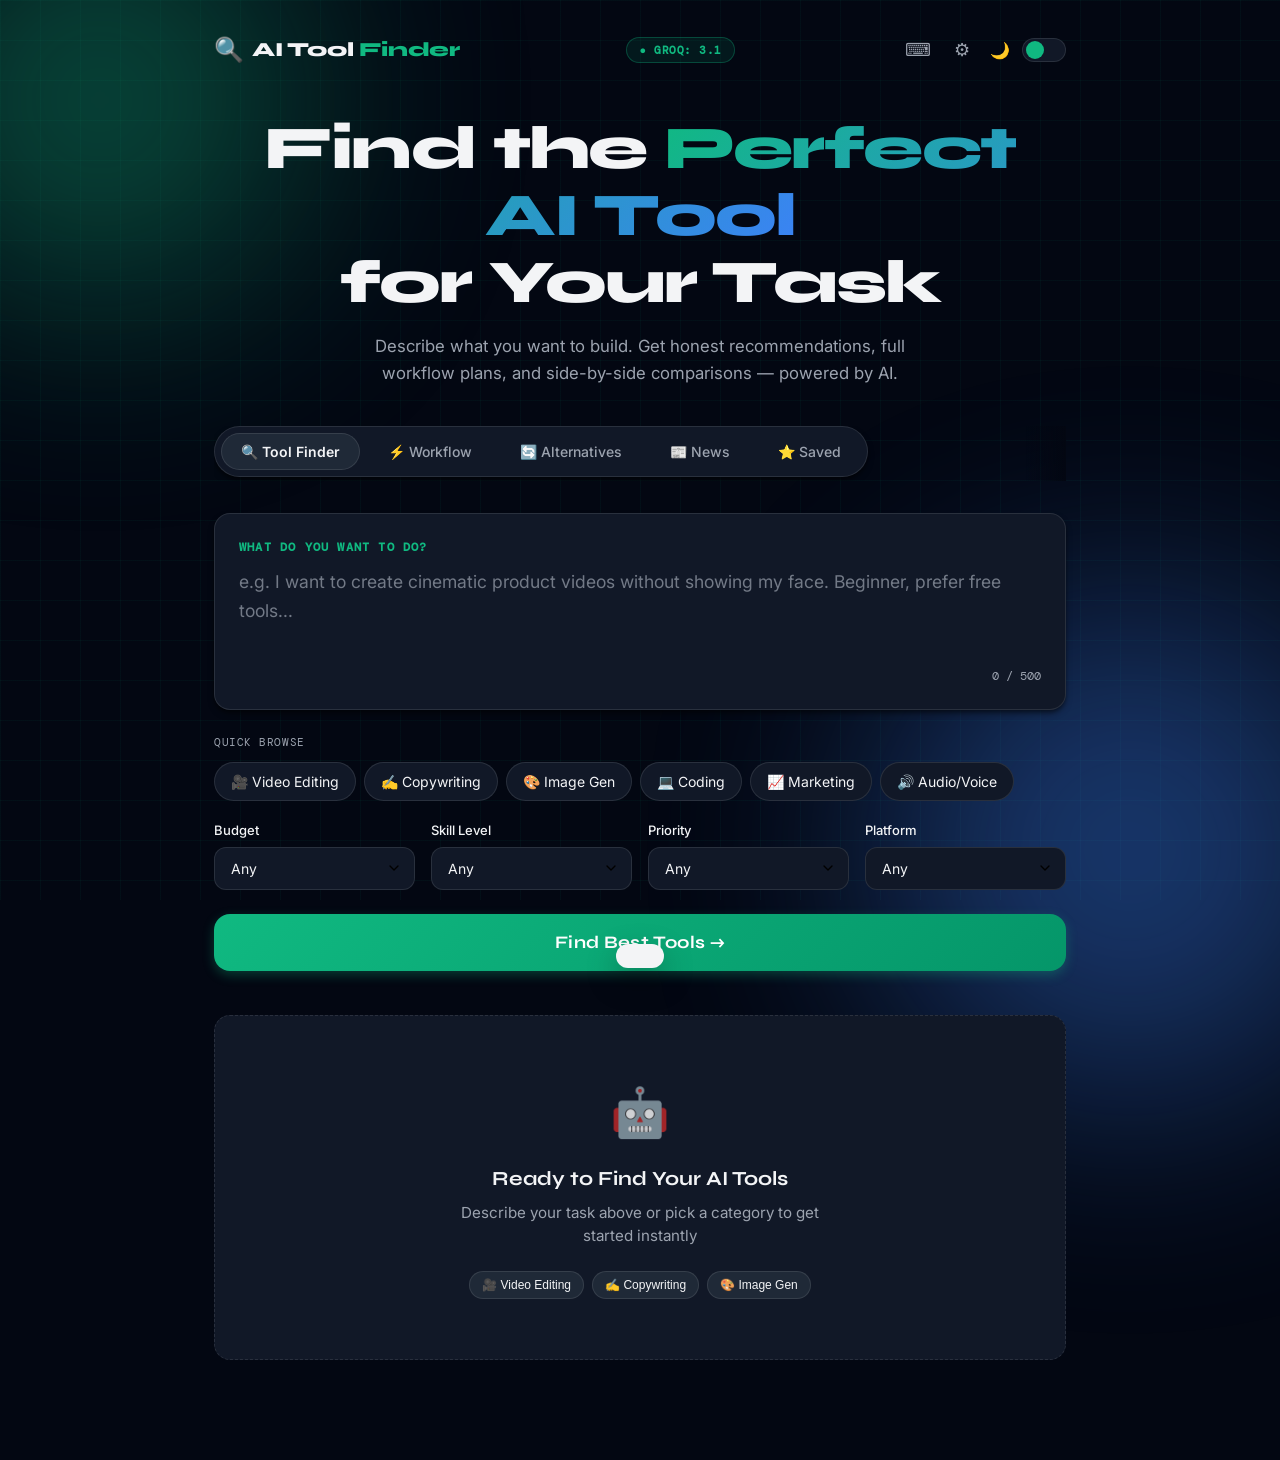
<file: index.html>
<!DOCTYPE html>
<html lang="en">
<head>
<meta charset="UTF-8">
<meta name="viewport" content="width=device-width,initial-scale=1">
<title>AI Tool Finder — Find Perfect AI Tools Instantly</title>
<meta name="description" content="Describe your task and get AI-powered recommendations for the best AI tools with comparisons, workflows, and alternatives.">
<link rel="preconnect" href="https://fonts.googleapis.com">
<link href="https://fonts.googleapis.com/css2?family=Syne:wght@700;800&family=Inter:wght@400;500;600&family=DM+Mono:wght@400&display=swap" rel="stylesheet">
<link rel="stylesheet" href="style.css">
</head>
<body>
<div class="orb orb1"></div>
<div class="orb orb2"></div>
<div class="page">

  <!-- TOPBAR -->
  <div class="topbar">
    <div class="logo">
      <div class="logo-icon">🔍</div>
      <div class="logo-text">AI Tool <span>Finder</span></div>
    </div>
    <div class="badge" id="modelBadge">● Groq Powered</div>
    <div class="topbar-right">
      <button class="icon-btn" id="kbBtn" title="Keyboard shortcuts (?)">⌨</button>
      <button class="icon-btn" id="settingsBtn" title="Settings (Ctrl+,)">⚙</button>
      <span id="themeIcon" style="cursor:pointer;font-size:16px;line-height:1">🌙</span>
      <div class="theme-toggle" id="themeToggle"></div>
    </div>
  </div>

  <!-- HERO -->
  <div class="hero">
    <h1>Find the <span class="grad">Perfect AI Tool</span><br>for Your Task</h1>
    <p class="subtitle">Describe what you want to build. Get honest recommendations, full workflow plans, and side-by-side comparisons — powered by AI.</p>
  </div>

  <!-- TABS -->
  <div class="tabs-wrap">
    <div class="tabs" id="tabs">
      <button class="tab-btn active" data-tab="finder" id="tab-finder">🔍 Tool Finder</button>
      <button class="tab-btn" data-tab="workflow" id="tab-workflow">⚡ Workflow</button>
      <button class="tab-btn" data-tab="alternatives" id="tab-alternatives">🔄 Alternatives</button>
      <button class="tab-btn" data-tab="news" id="tab-news">📰 News</button>
      <button class="tab-btn" data-tab="saved" id="tab-saved">⭐ Saved <span class="tab-count" id="savedCount">0</span></button>
    </div>
  </div>

  <!-- FINDER -->
  <div class="panel active" id="panel-finder">
    <div class="search-box">
      <div class="search-label">What do you want to do?</div>
      <textarea id="userPrompt" placeholder="e.g. I want to create cinematic product videos without showing my face. Beginner, prefer free tools..." rows="3"></textarea>
      <div class="char-count"><span id="charCount">0</span> / 500</div>
    </div>
    <div class="history-wrap" id="historyWrap">
      <div class="history-label">Recent searches</div>
      <div class="history-pills" id="historyPills"></div>
    </div>
    <div class="cat-section">
      <div class="cat-label">Quick Browse</div>
      <div class="cat-chips" id="catChips"></div>
    </div>
    <div class="filters">
      <div class="filter-group">
        <div class="filter-label">Budget</div>
        <select id="budget"><option value="">Any</option><option value="free">Free only</option><option value="freemium">Free + Freemium</option><option value="paid">Budget not an issue</option></select>
      </div>
      <div class="filter-group">
        <div class="filter-label">Skill Level</div>
        <select id="skill"><option value="">Any</option><option value="beginner">Beginner</option><option value="intermediate">Intermediate</option><option value="advanced">Advanced / Pro</option></select>
      </div>
      <div class="filter-group">
        <div class="filter-label">Priority</div>
        <select id="priority"><option value="">Any</option><option value="quality">Best Quality</option><option value="speed">Fast Results</option><option value="ease">Easiest to Use</option></select>
      </div>
      <div class="filter-group">
        <div class="filter-label">Platform</div>
        <select id="platform"><option value="">Any</option><option value="web">Web / Browser</option><option value="desktop">Desktop App</option><option value="api">API / Developer</option><option value="mobile">Mobile</option></select>
      </div>
    </div>
    <button class="find-btn" id="findBtn" onclick="findTools()">Find Best Tools →</button>
    <div class="compare-banner" id="compareBanner">
      <span class="compare-banner-text" id="compareBannerText">Select 2 tools to compare</span>
      <button class="compare-now-btn" id="compareNowBtn" style="display:none" onclick="openCompare()">Compare Now →</button>
    </div>
    <div class="loading" id="loading"><div class="spinner-wrap"><div class="spinner"></div></div><div class="loading-text">Analysing your requirements<span>...</span></div></div>
    <div class="error-box" id="errorBox"></div>
    <div style="margin-top:28px">
      <div class="results-header" id="resultsHeader">
        <div class="results-title">Recommended Tools</div>
        <div class="results-count" id="resultsCount"></div>
        <div class="results-actions">
          <button class="outline-btn" onclick="copyResults()">📋 Copy</button>
          <button class="outline-btn" onclick="exportJSON()">📥 JSON</button>
          <button class="outline-btn" onclick="exportPDF()">🖨 PDF</button>
        </div>
      </div>
      <div id="emptyFinder" class="empty-state">
        <div class="empty-icon">🤖</div>
        <div class="empty-title">Ready to Find Your AI Tools</div>
        <div class="empty-desc">Describe your task above or pick a category to get started instantly</div>
        <div class="suggest-row" id="suggestRow"></div>
      </div>
      <div class="cards" id="cards"></div>
    </div>
  </div>

  <!-- WORKFLOW -->
  <div class="panel" id="panel-workflow">
    <div class="section-title">Multi-Tool Workflow Builder</div>
    <p class="section-sub">Describe a full project goal. Get a step-by-step AI toolkit — best tool for each stage.</p>
    <div class="search-box">
      <div class="search-label">What's your project goal?</div>
      <textarea id="workflowPrompt" placeholder="e.g. I want to start a YouTube tech review channel — scripting, voiceover, thumbnail, editing, SEO..." rows="3"></textarea>
    </div>
    <button class="find-btn" id="workflowBtn" onclick="buildWorkflow()">Build My Toolkit →</button>
    <div class="loading" id="workflowLoading"><div class="spinner-wrap"><div class="spinner"></div></div><div class="loading-text">Building your workflow<span>...</span></div></div>
    <div class="error-box" id="workflowError"></div>
    <div class="workflow-actions" id="workflowActions" style="display:none">
      <button class="outline-btn" onclick="copyWorkflow()">📋 Copy as Checklist</button>
    </div>
    <div class="workflow-steps" id="workflowSteps"></div>
  </div>

  <!-- ALTERNATIVES -->
  <div class="panel" id="panel-alternatives">
    <div class="section-title">Alternatives Finder</div>
    <p class="section-sub">Type any AI tool name — get 3 honest alternatives with pros, cons &amp; comparison.</p>
    <div class="alt-row">
      <input type="text" class="alt-input" id="altInput" placeholder="e.g. Midjourney, ChatGPT, Runway ML..." onkeydown="if(event.key==='Enter')findAlts()">
      <button class="alt-btn" id="altBtn" onclick="findAlts()">Find Alternatives →</button>
    </div>
    <div class="loading" id="altLoading"><div class="spinner-wrap"><div class="spinner"></div></div><div class="loading-text">Finding alternatives<span>...</span></div></div>
    <div class="error-box" id="altError"></div>
    <div class="cards" id="altCards"></div>
  </div>

  <!-- NEWS -->
  <div class="panel" id="panel-news">
    <div class="section-title">AI Tool News Feed</div>
    <p class="section-sub">Recently launched and trending AI tools — generated fresh on demand.</p>
    <button class="find-btn" id="newsBtn" onclick="loadNews()" style="margin-bottom:20px">Fetch Latest AI Tools →</button>
    <div class="loading" id="newsLoading"><div class="spinner-wrap"><div class="spinner"></div></div><div class="loading-text">Fetching latest tools<span>...</span></div></div>
    <div class="error-box" id="newsError"></div>
    <div class="news-grid" id="newsGrid"></div>
  </div>

  <!-- SAVED -->
  <div class="panel" id="panel-saved">
    <div class="section-title">⭐ Saved Tools</div>
    <p class="section-sub">Your bookmarked AI tools — saved locally in your browser.</p>
    <div id="savedEmpty" class="empty-state">
      <div class="empty-icon">⭐</div>
      <div class="empty-title">No Saved Tools Yet</div>
      <div class="empty-desc">Click the ☆ icon on any tool card to bookmark it here</div>
    </div>
    <div class="cards" id="savedCards"></div>
    <div id="clearSavedWrap" style="margin-top:16px;display:none">
      <button class="outline-btn" onclick="clearSaved()">🗑 Clear All Saved</button>
    </div>
  </div>

</div><!-- end .page -->

<!-- COMPARE MODAL -->
<div class="modal-overlay" id="compareModal" onclick="if(event.target===this)closeCompare()">
  <div class="modal">
    <div class="modal-header">
      <div class="modal-title">Side-by-Side Comparison</div>
      <button class="modal-close" onclick="closeCompare()">✕</button>
    </div>
    <div class="compare-grid" id="compareGrid"></div>
  </div>
</div>

<!-- SETTINGS MODAL -->
<div class="modal-overlay" id="settingsModal" onclick="if(event.target===this)closeSettings()">
  <div class="modal" style="max-width:480px">
    <div class="modal-header">
      <div class="modal-title">⚙ Settings</div>
      <button class="modal-close" onclick="closeSettings()">✕</button>
    </div>
    <div class="settings-body">

      <div class="filter-label" style="margin-bottom:8px">AI Model</div>
      <select id="modelSelect" style="width:100%;margin-bottom:20px">
        <option value="llama-3.3-70b-versatile">Llama 3.3 70B — Best Quality ✨</option>
        <option value="llama-3.1-8b-instant">Llama 3.1 8B — Fastest ⚡</option>
        <option value="mixtral-8x7b-32768">Mixtral 8x7B — Balanced 🎯</option>
      </select>
      <button class="find-btn" onclick="saveSettings()">Save Settings ✓</button>
    </div>
  </div>
</div>

<!-- KEYBOARD MODAL -->
<div class="modal-overlay" id="kbModal" onclick="if(event.target===this)closeKb()">
  <div class="modal" style="max-width:420px">
    <div class="modal-header">
      <div class="modal-title">⌨ Keyboard Shortcuts</div>
      <button class="modal-close" onclick="closeKb()">✕</button>
    </div>
    <div class="kb-list">
      <div class="kb-row"><kbd>Ctrl + Enter</kbd><span>Run search / build</span></div>
      <div class="kb-row"><kbd>Esc</kbd><span>Close any modal</span></div>
      <div class="kb-row"><kbd>Ctrl + ,</kbd><span>Open Settings</span></div>
      <div class="kb-row"><kbd>Ctrl + E</kbd><span>Export results as JSON</span></div>
      <div class="kb-row"><kbd>?</kbd><span>Show this help</span></div>
    </div>
  </div>
</div>

<div class="toast" id="toast"></div>
<script src="app.js"></script>
</body>
</html>
</file>
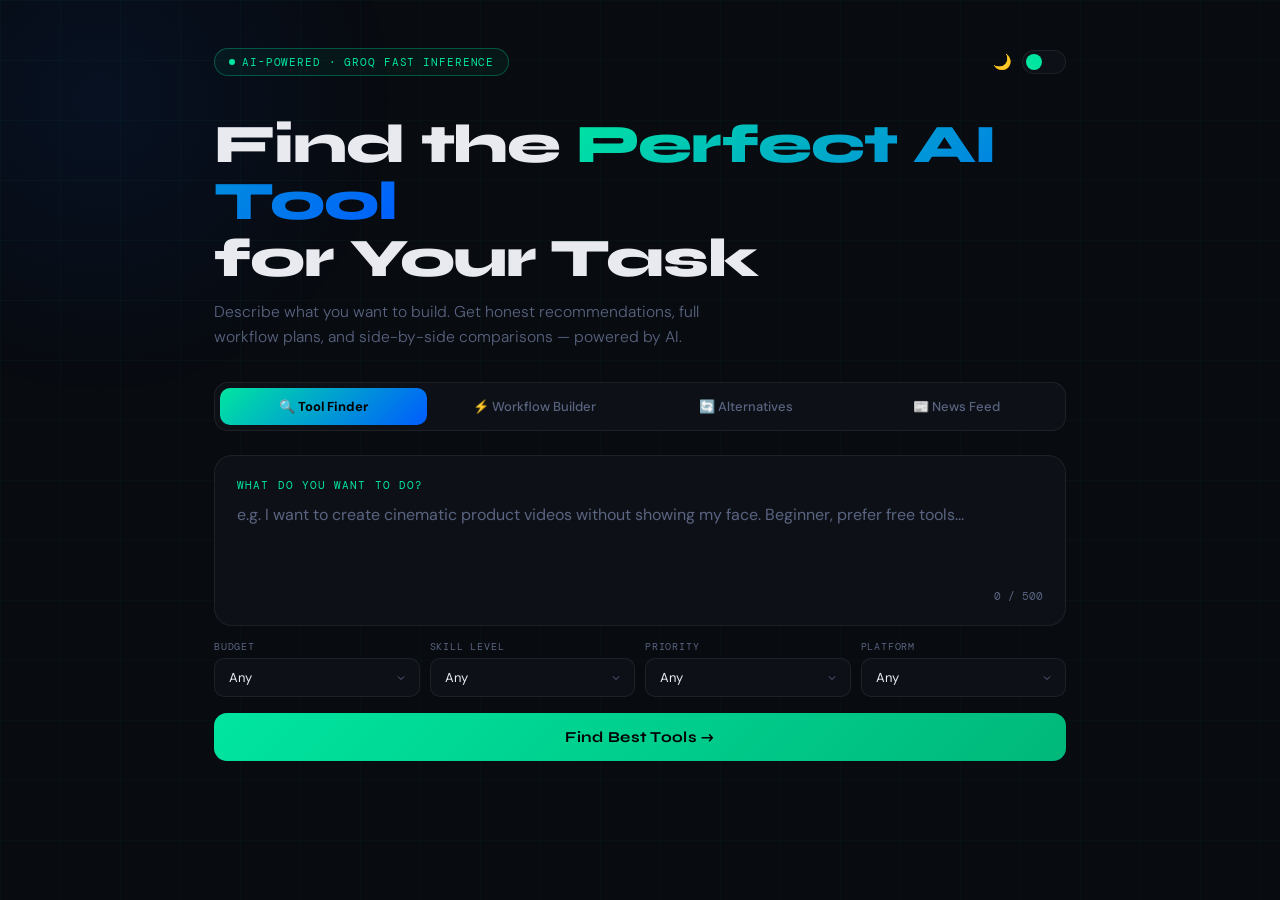
<file: ai-tool-finder (1).html>
<!DOCTYPE html>
<html lang="en">
<head>
  <meta charset="UTF-8">
  <meta name="viewport" content="width=device-width, initial-scale=1.0">
  <title>AI Tool Finder</title>
  <link rel="preconnect" href="https://fonts.googleapis.com">
  <link href="https://fonts.googleapis.com/css2?family=Syne:wght@400;600;700;800&family=DM+Sans:wght@300;400;500&family=DM+Mono:wght@400;500&display=swap" rel="stylesheet">
  <style>
    :root {
      --bg: #080b10; --surface: #0d1117; --surface2: #111722;
      --border: rgba(255,255,255,0.07); --accent: #00e5a0; --accent2: #005cff;
      --text: #e8eaf0; --muted: #5a6480; --card-bg: rgba(255,255,255,0.03);
      --grid: rgba(0,229,160,0.03); --glow: rgba(0,92,255,0.08);
    }
    body.light {
      --bg: #f4f6fb; --surface: #fff; --surface2: #eef1f7;
      --border: rgba(0,0,0,0.08); --text: #111827; --muted: #6b7280;
      --card-bg: rgba(0,0,0,0.02); --grid: rgba(0,150,100,0.04); --glow: rgba(0,92,255,0.04);
    }
    * { box-sizing: border-box; margin: 0; padding: 0; }
    body { background: var(--bg); color: var(--text); font-family: 'DM Sans', sans-serif; min-height: 100vh; overflow-x: hidden; transition: background .3s, color .3s; }
    body::before { content: ''; position: fixed; inset: 0; background-image: linear-gradient(var(--grid) 1px,transparent 1px),linear-gradient(90deg,var(--grid) 1px,transparent 1px); background-size: 60px 60px; pointer-events: none; z-index: 0; }
    body::after { content: ''; position: fixed; top: -200px; left: -200px; width: 600px; height: 600px; background: radial-gradient(circle,var(--glow) 0%,transparent 70%); pointer-events: none; z-index: 0; }
    .page { position: relative; z-index: 1; max-width: 900px; margin: 0 auto; padding: 48px 24px 100px; }

    /* TOPBAR */
    .topbar { display: flex; align-items: center; justify-content: space-between; margin-bottom: 40px; flex-wrap: wrap; gap: 12px; }
    .badge { display: inline-flex; align-items: center; gap: 7px; padding: 6px 14px; border-radius: 99px; border: 1px solid rgba(0,229,160,0.3); background: rgba(0,229,160,0.05); font-family: 'DM Mono',monospace; font-size: 11px; color: var(--accent); letter-spacing: .08em; text-transform: uppercase; }
    .badge::before { content: ''; width: 6px; height: 6px; border-radius: 50%; background: var(--accent); animation: pulse 2s infinite; }
    @keyframes pulse { 0%,100%{opacity:1;transform:scale(1)} 50%{opacity:.5;transform:scale(.8)} }
    .topbar-right { display: flex; align-items: center; gap: 10px; }
    .theme-icon { font-size: 15px; cursor: pointer; }
    .theme-toggle { width: 44px; height: 24px; background: var(--surface); border: 1px solid var(--border); border-radius: 99px; cursor: pointer; position: relative; transition: all .3s; }
    .theme-toggle::after { content: ''; position: absolute; top: 3px; left: 3px; width: 16px; height: 16px; border-radius: 50%; background: var(--accent); transition: all .3s; }
    body.light .theme-toggle::after { transform: translateX(20px); }

    /* HEADER */
    h1 { font-family: 'Syne',sans-serif; font-size: clamp(2rem,5vw,3.4rem); font-weight: 800; line-height: 1.05; letter-spacing: -.02em; margin-bottom: 12px; }
    h1 span { background: linear-gradient(135deg,var(--accent),var(--accent2)); -webkit-background-clip: text; -webkit-text-fill-color: transparent; background-clip: text; }
    .subtitle { font-size: .98rem; color: var(--muted); font-weight: 300; line-height: 1.6; max-width: 520px; margin-bottom: 32px; }

    /* TABS */
    .tabs { display: flex; gap: 4px; background: var(--surface); border: 1px solid var(--border); border-radius: 14px; padding: 5px; margin-bottom: 24px; overflow-x: auto; scrollbar-width: none; }
    .tabs::-webkit-scrollbar { display: none; }
    .tab-btn { flex: 1; min-width: max-content; padding: 10px 16px; border-radius: 10px; border: none; background: transparent; color: var(--muted); font-family: 'DM Sans',sans-serif; font-size: 13px; font-weight: 500; cursor: pointer; transition: all .2s; white-space: nowrap; }
    .tab-btn.active { background: linear-gradient(135deg,var(--accent),var(--accent2)); color: #000; font-weight: 700; }

    /* PANELS */
    .panel { display: none; }
    .panel.active { display: block; }

    /* SEARCH BOX */
    .search-box { background: var(--surface); border: 1px solid var(--border); border-radius: 18px; padding: 22px; margin-bottom: 14px; transition: border-color .3s; }
    .search-box:focus-within { border-color: rgba(0,229,160,.3); }
    .search-label { font-family: 'DM Mono',monospace; font-size: 11px; color: var(--accent); text-transform: uppercase; letter-spacing: .1em; margin-bottom: 10px; }
    textarea { width: 100%; background: transparent; border: none; outline: none; color: var(--text); font-family: 'DM Sans',sans-serif; font-size: 1rem; line-height: 1.6; resize: none; min-height: 70px; }
    textarea::placeholder { color: var(--muted); }
    .char-count { text-align: right; font-family: 'DM Mono',monospace; font-size: 11px; color: var(--muted); margin-top: 6px; }

    /* HISTORY */
    .history-wrap { margin-bottom: 14px; display: none; }
    .history-wrap.visible { display: block; }
    .history-label { font-family: 'DM Mono',monospace; font-size: 10px; color: var(--muted); text-transform: uppercase; letter-spacing: .08em; margin-bottom: 8px; }
    .history-pills { display: flex; flex-wrap: wrap; gap: 7px; }
    .history-pill { display: inline-flex; align-items: center; gap: 6px; padding: 5px 11px; border-radius: 99px; background: var(--surface2); border: 1px solid var(--border); font-size: 12px; color: var(--muted); cursor: pointer; transition: all .2s; max-width: 200px; }
    .history-pill span { overflow: hidden; text-overflow: ellipsis; white-space: nowrap; }
    .history-pill:hover { border-color: rgba(0,229,160,.3); color: var(--accent); }
    .history-del { font-size: 13px; opacity: .5; flex-shrink: 0; }
    .history-del:hover { opacity: 1; color: #ff6b6b; }

    /* FILTERS */
    .filters { display: grid; grid-template-columns: repeat(auto-fit,minmax(140px,1fr)); gap: 10px; margin-bottom: 16px; }
    .filter-group { display: flex; flex-direction: column; gap: 5px; }
    .filter-label { font-family: 'DM Mono',monospace; font-size: 10px; color: var(--muted); text-transform: uppercase; letter-spacing: .08em; }
    select { background: var(--surface); border: 1px solid var(--border); border-radius: 10px; color: var(--text); font-family: 'DM Sans',sans-serif; font-size: 13px; padding: 10px 14px; outline: none; cursor: pointer; appearance: none; background-image: url("data:image/svg+xml,%3Csvg xmlns='http://www.w3.org/2000/svg' width='12' height='12' viewBox='0 0 24 24' fill='none' stroke='%235a6480' stroke-width='2'%3E%3Cpolyline points='6 9 12 15 18 9'%3E%3C/polyline%3E%3C/svg%3E"); background-repeat: no-repeat; background-position: right 12px center; padding-right: 34px; transition: border-color .2s; }
    select:focus { border-color: rgba(0,229,160,.4); }
    select option { background: var(--surface); }

    /* BUTTONS */
    .find-btn { width: 100%; padding: 15px; background: linear-gradient(135deg,var(--accent),#00b87a); border: none; border-radius: 13px; color: #000; font-family: 'Syne',sans-serif; font-size: .95rem; font-weight: 700; letter-spacing: .02em; cursor: pointer; transition: all .25s; margin-bottom: 6px; }
    .find-btn:hover:not(:disabled) { transform: translateY(-2px); box-shadow: 0 12px 36px rgba(0,229,160,.3); }
    .find-btn:disabled { opacity: .6; cursor: not-allowed; transform: none; }
    .outline-btn { padding: 8px 16px; border-radius: 9px; border: 1px solid var(--border); background: transparent; color: var(--muted); font-family: 'DM Sans',sans-serif; font-size: 12px; cursor: pointer; transition: all .2s; display: inline-flex; align-items: center; gap: 5px; }
    .outline-btn:hover { border-color: rgba(0,229,160,.3); color: var(--accent); }

    /* LOADING */
    .loading { display: none; text-align: center; padding: 44px 0; }
    .loading.active { display: block; }
    .spinner-wrap { display: flex; justify-content: center; margin-bottom: 16px; }
    .spinner { width: 40px; height: 40px; border: 2px solid var(--border); border-top-color: var(--accent); border-radius: 50%; animation: spin .8s linear infinite; }
    @keyframes spin { to { transform: rotate(360deg); } }
    .loading-text { font-family: 'DM Mono',monospace; font-size: 13px; color: var(--muted); }
    .loading-text span { color: var(--accent); animation: blink 1.2s infinite; }
    @keyframes blink { 0%,100%{opacity:1} 50%{opacity:.3} }

    /* ERROR */
    .error-box { display: none; background: rgba(255,70,70,.05); border: 1px solid rgba(255,70,70,.2); border-radius: 12px; padding: 14px 18px; color: #ff8080; font-size: 14px; margin-top: 10px; }
    .error-box.visible { display: block; }

    /* RESULTS HEADER */
    .results-header { display: none; align-items: center; gap: 10px; margin-bottom: 18px; padding-bottom: 14px; border-bottom: 1px solid var(--border); flex-wrap: wrap; }
    .results-header.visible { display: flex; }
    .results-title { font-family: 'Syne',sans-serif; font-size: 1.05rem; font-weight: 700; }
    .results-count { font-family: 'DM Mono',monospace; font-size: 12px; color: var(--muted); margin-right: auto; }

    /* CARDS */
    .cards { display: flex; flex-direction: column; gap: 12px; }
    .card { background: var(--card-bg); border: 1px solid var(--border); border-radius: 17px; padding: 22px 24px; opacity: 0; transform: translateY(16px); animation: slideUp .4s forwards; transition: border-color .3s,transform .3s; position: relative; overflow: hidden; }
    .card::before { content: ''; position: absolute; top: 0; left: 0; right: 0; height: 2px; background: linear-gradient(90deg,var(--accent),var(--accent2)); opacity: 0; transition: opacity .3s; }
    .card:hover { border-color: rgba(0,229,160,.2); transform: translateY(-2px); }
    .card:hover::before { opacity: 1; }
    .card.compare-selected { border-color: var(--accent); box-shadow: 0 0 0 2px rgba(0,229,160,.15); }
    .card.compare-selected::before { opacity: 1; }
    @keyframes slideUp { to { opacity: 1; transform: translateY(0); } }
    .card:nth-child(2){animation-delay:.08s} .card:nth-child(3){animation-delay:.16s} .card:nth-child(4){animation-delay:.24s}

    .card-top { display: flex; align-items: flex-start; justify-content: space-between; gap: 12px; margin-bottom: 12px; }
    .card-left { display: flex; align-items: flex-start; gap: 10px; flex: 1; }
    .compare-cb { margin-top: 5px; accent-color: var(--accent); cursor: pointer; width: 15px; height: 15px; flex-shrink: 0; }
    .card-name { flex: 1; }
    .rank { font-family: 'DM Mono',monospace; font-size: 10px; color: var(--accent); text-transform: uppercase; letter-spacing: .1em; margin-bottom: 3px; }
    .card h3 { font-family: 'Syne',sans-serif; font-size: 1.2rem; font-weight: 700; }
    .tagline { font-size: 13px; color: var(--muted); margin-top: 2px; }
    .price-badge { flex-shrink: 0; padding: 4px 11px; border-radius: 99px; font-family: 'DM Mono',monospace; font-size: 10px; font-weight: 500; text-transform: uppercase; letter-spacing: .06em; }
    .price-free { background: rgba(0,229,160,.1); color: var(--accent); border: 1px solid rgba(0,229,160,.2); }
    .price-freemium { background: rgba(0,92,255,.1); color: #6ea8ff; border: 1px solid rgba(0,92,255,.2); }
    .price-paid { background: rgba(255,180,0,.08); color: #f0a830; border: 1px solid rgba(255,180,0,.2); }

    .why-box { background: rgba(0,229,160,.04); border: 1px solid rgba(0,229,160,.1); border-radius: 10px; padding: 11px 13px; margin-bottom: 12px; font-size: 13px; line-height: 1.6; color: var(--text); opacity: .85; }
    .pros-cons { display: grid; grid-template-columns: 1fr 1fr; gap: 12px; margin-bottom: 14px; }
    .pros-list,.cons-list { display: flex; flex-direction: column; gap: 5px; }
    .pc-label { font-family: 'DM Mono',monospace; font-size: 10px; text-transform: uppercase; letter-spacing: .08em; margin-bottom: 4px; }
    .pros-list .pc-label { color: var(--accent); } .cons-list .pc-label { color: #ff6b6b; }
    .pro-item,.con-item { display: flex; align-items: flex-start; gap: 6px; font-size: 13px; color: var(--muted); line-height: 1.5; }
    .pro-item::before { content: '+'; color: var(--accent); font-weight: 700; flex-shrink: 0; }
    .con-item::before { content: '−'; color: #ff6b6b; font-weight: 700; flex-shrink: 0; }
    .card-footer { display: flex; align-items: center; justify-content: space-between; gap: 10px; padding-top: 12px; border-top: 1px solid var(--border); flex-wrap: wrap; }
    .use-case { font-family: 'DM Mono',monospace; font-size: 11px; color: var(--muted); }
    .visit-btn { display: inline-flex; align-items: center; gap: 5px; padding: 7px 14px; border-radius: 8px; border: 1px solid rgba(0,229,160,.3); color: var(--accent); font-family: 'DM Sans',sans-serif; font-size: 13px; font-weight: 500; text-decoration: none; transition: all .2s; }
    .visit-btn:hover { background: rgba(0,229,160,.08); border-color: var(--accent); }
    .visit-btn svg { width: 11px; height: 11px; }

    /* COMPARE BANNER */
    .compare-banner { display: none; align-items: center; justify-content: space-between; padding: 11px 16px; border-radius: 11px; border: 1px solid rgba(0,229,160,.3); background: rgba(0,229,160,.05); margin-top: 10px; gap: 10px; flex-wrap: wrap; }
    .compare-banner.visible { display: flex; }
    .compare-banner-text { font-size: 13px; color: var(--accent); }
    .compare-now-btn { padding: 7px 18px; border-radius: 8px; background: var(--accent); border: none; color: #000; font-family: 'Syne',sans-serif; font-weight: 700; font-size: 13px; cursor: pointer; transition: opacity .2s; }
    .compare-now-btn:hover { opacity: .85; }

    /* MODAL */
    .modal-overlay { display: none; position: fixed; inset: 0; background: rgba(0,0,0,.82); backdrop-filter: blur(6px); z-index: 1000; align-items: center; justify-content: center; padding: 20px; }
    .modal-overlay.open { display: flex; }
    .modal { background: var(--surface); border: 1px solid var(--border); border-radius: 22px; width: 100%; max-width: 800px; max-height: 90vh; overflow-y: auto; padding: 28px; animation: slideUp .3s forwards; }
    .modal-header { display: flex; align-items: center; justify-content: space-between; margin-bottom: 24px; }
    .modal-title { font-family: 'Syne',sans-serif; font-size: 1.3rem; font-weight: 700; }
    .modal-close { width: 32px; height: 32px; border-radius: 50%; border: 1px solid var(--border); background: transparent; color: var(--muted); font-size: 16px; cursor: pointer; display: flex; align-items: center; justify-content: center; transition: all .2s; }
    .modal-close:hover { border-color: #ff6b6b; color: #ff6b6b; }
    .compare-grid { display: grid; grid-template-columns: 100px 1fr 1fr; gap: 0; }
    .cg-header { font-family: 'Syne',sans-serif; font-weight: 700; font-size: 1rem; color: var(--accent); padding: 12px 14px; border-bottom: 2px solid var(--border); }
    .cg-label { font-family: 'DM Mono',monospace; font-size: 10px; color: var(--muted); text-transform: uppercase; letter-spacing: .06em; padding: 12px 14px; border-bottom: 1px solid var(--border); display: flex; align-items: center; }
    .cg-cell { font-size: 13px; padding: 12px 14px; border-bottom: 1px solid var(--border); line-height: 1.5; }
    .cg-cell:hover { background: rgba(0,229,160,.02); }

    /* WORKFLOW */
    .workflow-steps { display: flex; flex-direction: column; gap: 14px; margin-top: 20px; }
    .step-card { background: var(--card-bg); border: 1px solid var(--border); border-radius: 15px; padding: 20px 22px; opacity: 0; transform: translateY(14px); animation: slideUp .4s forwards; }
    .step-card:nth-child(2){animation-delay:.08s} .step-card:nth-child(3){animation-delay:.16s} .step-card:nth-child(4){animation-delay:.24s} .step-card:nth-child(5){animation-delay:.32s}
    .step-header { display: flex; align-items: flex-start; gap: 12px; margin-bottom: 12px; }
    .step-num { width: 30px; height: 30px; border-radius: 50%; flex-shrink: 0; background: linear-gradient(135deg,var(--accent),var(--accent2)); color: #000; font-family: 'Syne',sans-serif; font-weight: 700; font-size: 13px; display: flex; align-items: center; justify-content: center; }
    .step-info { flex: 1; }
    .step-name { font-family: 'Syne',sans-serif; font-size: 1rem; font-weight: 700; margin-bottom: 2px; }
    .step-desc { font-size: 13px; color: var(--muted); }
    .step-tools { display: flex; flex-wrap: wrap; gap: 8px; }
    .step-tool { display: inline-flex; align-items: center; gap: 6px; padding: 6px 13px; border-radius: 99px; background: var(--surface2); border: 1px solid var(--border); font-size: 13px; color: var(--text); text-decoration: none; transition: all .2s; }
    .step-tool:hover { border-color: rgba(0,229,160,.4); color: var(--accent); }
    .step-badge { font-family: 'DM Mono',monospace; font-size: 9px; padding: 2px 6px; border-radius: 4px; background: rgba(0,229,160,.1); color: var(--accent); }

    /* ALT INPUT */
    .alt-row { display: flex; gap: 10px; margin-bottom: 18px; }
    .alt-input { flex: 1; background: var(--surface); border: 1px solid var(--border); border-radius: 12px; color: var(--text); font-family: 'DM Sans',sans-serif; font-size: 15px; padding: 13px 16px; outline: none; transition: border-color .2s; }
    .alt-input:focus { border-color: rgba(0,229,160,.4); }
    .alt-input::placeholder { color: var(--muted); }
    .alt-btn { padding: 13px 22px; background: linear-gradient(135deg,var(--accent),#00b87a); border: none; border-radius: 12px; color: #000; font-family: 'Syne',sans-serif; font-size: 14px; font-weight: 700; cursor: pointer; transition: all .2s; white-space: nowrap; }
    .alt-btn:hover:not(:disabled) { transform: translateY(-1px); box-shadow: 0 8px 24px rgba(0,229,160,.3); }
    .alt-btn:disabled { opacity: .6; cursor: not-allowed; }

    /* NEWS */
    .news-grid { display: flex; flex-direction: column; gap: 10px; }
    .news-card { background: var(--card-bg); border: 1px solid var(--border); border-radius: 13px; padding: 18px 20px; display: flex; align-items: flex-start; gap: 14px; opacity: 0; transform: translateY(12px); animation: slideUp .4s forwards; transition: border-color .2s; }
    .news-card:hover { border-color: rgba(0,229,160,.2); }
    .news-card:nth-child(2){animation-delay:.06s} .news-card:nth-child(3){animation-delay:.12s} .news-card:nth-child(4){animation-delay:.18s} .news-card:nth-child(5){animation-delay:.24s}
    .news-icon { width: 40px; height: 40px; border-radius: 10px; flex-shrink: 0; background: linear-gradient(135deg,rgba(0,229,160,.12),rgba(0,92,255,.12)); display: flex; align-items: center; justify-content: center; font-size: 18px; }
    .news-body { flex: 1; }
    .news-title { font-family: 'Syne',sans-serif; font-weight: 700; font-size: 14px; margin-bottom: 4px; display: flex; align-items: center; gap: 8px; flex-wrap: wrap; }
    .news-title a { color: var(--text); text-decoration: none; }
    .news-title a:hover { color: var(--accent); }
    .news-desc { font-size: 13px; color: var(--muted); line-height: 1.5; margin-bottom: 8px; }
    .news-meta { display: flex; gap: 8px; flex-wrap: wrap; align-items: center; }
    .news-tag { font-family: 'DM Mono',monospace; font-size: 10px; padding: 3px 8px; border-radius: 5px; background: rgba(0,229,160,.08); color: var(--accent); text-transform: uppercase; letter-spacing: .06em; }
    .news-cat { font-family: 'DM Mono',monospace; font-size: 10px; color: var(--muted); text-transform: uppercase; letter-spacing: .06em; }

    /* SECTION TITLES */
    .section-title { font-family: 'Syne',sans-serif; font-size: 1.1rem; font-weight: 700; margin-bottom: 5px; }
    .section-sub { font-size: 13px; color: var(--muted); margin-bottom: 18px; }

    /* TOAST */
    .toast { position: fixed; bottom: 28px; left: 50%; transform: translateX(-50%) translateY(80px); background: var(--accent); color: #000; font-family: 'DM Sans',sans-serif; font-weight: 600; font-size: 14px; padding: 11px 22px; border-radius: 99px; box-shadow: 0 8px 28px rgba(0,0,0,.3); z-index: 2000; transition: transform .3s; white-space: nowrap; }
    .toast.show { transform: translateX(-50%) translateY(0); }

    @media(max-width:600px) {
      .pros-cons{grid-template-columns:1fr} .card{padding:16px} .modal{padding:18px}
      .alt-row{flex-direction:column} .compare-grid{grid-template-columns:80px 1fr 1fr}
    }
  </style>
</head>
<body>
<div class="page">

  <!-- Topbar -->
  <div class="topbar">
    <div class="badge">AI-Powered · Groq Fast Inference</div>
    <div class="topbar-right">
      <span class="theme-icon" id="themeIcon">🌙</span>
      <div class="theme-toggle" id="themeToggle"></div>
    </div>
  </div>

  <!-- Header -->
  <h1>Find the <span>Perfect AI Tool</span><br>for Your Task</h1>
  <p class="subtitle">Describe what you want to build. Get honest recommendations, full workflow plans, and side-by-side comparisons — powered by AI.</p>

  <!-- Tabs -->
  <div class="tabs">
    <button class="tab-btn active" data-tab="finder" onclick="switchTab(this,'finder')">🔍 Tool Finder</button>
    <button class="tab-btn" data-tab="workflow" onclick="switchTab(this,'workflow')">⚡ Workflow Builder</button>
    <button class="tab-btn" data-tab="alternatives" onclick="switchTab(this,'alternatives')">🔄 Alternatives</button>
    <button class="tab-btn" data-tab="news" onclick="switchTab(this,'news')">📰 News Feed</button>
  </div>

  <!-- ══ FINDER ══ -->
  <div class="panel active" id="panel-finder">
    <div class="search-box">
      <div class="search-label">What do you want to do?</div>
      <textarea id="userPrompt" placeholder="e.g. I want to create cinematic product videos without showing my face. Beginner, prefer free tools..." rows="3"></textarea>
      <div class="char-count"><span id="charCount">0</span> / 500</div>
    </div>

    <div class="history-wrap" id="historyWrap">
      <div class="history-label">Recent searches</div>
      <div class="history-pills" id="historyPills"></div>
    </div>

    <div class="filters">
      <div class="filter-group">
        <div class="filter-label">Budget</div>
        <select id="budget"><option value="">Any</option><option value="free">Free only</option><option value="freemium">Free + Freemium</option><option value="paid">Budget not an issue</option></select>
      </div>
      <div class="filter-group">
        <div class="filter-label">Skill Level</div>
        <select id="skill"><option value="">Any</option><option value="beginner">Beginner</option><option value="intermediate">Intermediate</option><option value="advanced">Advanced / Pro</option></select>
      </div>
      <div class="filter-group">
        <div class="filter-label">Priority</div>
        <select id="priority"><option value="">Any</option><option value="quality">Best Quality</option><option value="speed">Fast Results</option><option value="ease">Easiest to Use</option></select>
      </div>
      <div class="filter-group">
        <div class="filter-label">Platform</div>
        <select id="platform"><option value="">Any</option><option value="web">Web / Browser</option><option value="desktop">Desktop App</option><option value="api">API / Developer</option><option value="mobile">Mobile</option></select>
      </div>
    </div>

    <button class="find-btn" id="findBtn" onclick="findTools()">Find Best Tools →</button>

    <div class="compare-banner" id="compareBanner">
      <span class="compare-banner-text" id="compareBannerText">Select 2 tools to compare</span>
      <button class="compare-now-btn" id="compareNowBtn" style="display:none" onclick="openCompare()">Compare Now →</button>
    </div>

    <div class="loading" id="loading"><div class="spinner-wrap"><div class="spinner"></div></div><div class="loading-text">Analysing your requirements<span>...</span></div></div>
    <div class="error-box" id="errorBox"></div>

    <div style="margin-top:28px">
      <div class="results-header" id="resultsHeader">
        <div class="results-title">Recommended Tools</div>
        <div class="results-count" id="resultsCount"></div>
        <button class="outline-btn" onclick="copyResults()">📋 Copy Summary</button>
      </div>
      <div class="cards" id="cards"></div>
    </div>
  </div>

  <!-- ══ WORKFLOW ══ -->
  <div class="panel" id="panel-workflow">
    <div class="section-title">Multi-Tool Workflow Builder</div>
    <p class="section-sub">Describe a full project goal. Get a step-by-step AI toolkit — best tool for each stage.</p>
    <div class="search-box">
      <div class="search-label">What's your project goal?</div>
      <textarea id="workflowPrompt" placeholder="e.g. I want to start a YouTube tech review channel — scripting, voiceover, thumbnail, editing, SEO..." rows="3"></textarea>
    </div>
    <button class="find-btn" id="workflowBtn" onclick="buildWorkflow()">Build My Toolkit →</button>
    <div class="loading" id="workflowLoading"><div class="spinner-wrap"><div class="spinner"></div></div><div class="loading-text">Building your workflow<span>...</span></div></div>
    <div class="error-box" id="workflowError"></div>
    <div class="workflow-steps" id="workflowSteps"></div>
  </div>

  <!-- ══ ALTERNATIVES ══ -->
  <div class="panel" id="panel-alternatives">
    <div class="section-title">Alternatives Finder</div>
    <p class="section-sub">Type any AI tool name — get 3 honest alternatives with pros, cons & comparison.</p>
    <div class="alt-row">
      <input type="text" class="alt-input" id="altInput" placeholder="e.g. Midjourney, ChatGPT, Runway ML..." onkeydown="if(event.key==='Enter')findAlts()">
      <button class="alt-btn" id="altBtn" onclick="findAlts()">Find Alternatives →</button>
    </div>
    <div class="loading" id="altLoading"><div class="spinner-wrap"><div class="spinner"></div></div><div class="loading-text">Finding alternatives<span>...</span></div></div>
    <div class="error-box" id="altError"></div>
    <div class="cards" id="altCards"></div>
  </div>

  <!-- ══ NEWS ══ -->
  <div class="panel" id="panel-news">
    <div class="section-title">AI Tool News Feed</div>
    <p class="section-sub">Recently launched and trending AI tools — generated fresh on demand.</p>
    <button class="find-btn" id="newsBtn" onclick="loadNews()" style="margin-bottom:20px">Fetch Latest AI Tools →</button>
    <div class="loading" id="newsLoading"><div class="spinner-wrap"><div class="spinner"></div></div><div class="loading-text">Fetching latest tools<span>...</span></div></div>
    <div class="error-box" id="newsError"></div>
    <div class="news-grid" id="newsGrid"></div>
  </div>

</div>

<!-- Compare Modal -->
<div class="modal-overlay" id="compareModal" onclick="if(event.target===this)closeCompare()">
  <div class="modal">
    <div class="modal-header">
      <div class="modal-title">Side-by-Side Comparison</div>
      <button class="modal-close" onclick="closeCompare()">✕</button>
    </div>
    <div class="compare-grid" id="compareGrid"></div>
  </div>
</div>

<!-- Toast -->
<div class="toast" id="toast"></div>

<script>
  const GROQ_KEY = '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';
  const MODEL = 'llama-3.1-8b-instant';

  // ── THEME ──
  document.getElementById('themeToggle').onclick = () => {
    document.body.classList.toggle('light');
    document.getElementById('themeIcon').textContent = document.body.classList.contains('light') ? '☀️' : '🌙';
  };

  // ── TABS ──
  function switchTab(btn, tab) {
    document.querySelectorAll('.tab-btn').forEach(b => b.classList.remove('active'));
    document.querySelectorAll('.panel').forEach(p => p.classList.remove('active'));
    btn.classList.add('active');
    document.getElementById('panel-' + tab).classList.add('active');
  }

  // ── CHAR COUNT ──
  const promptEl = document.getElementById('userPrompt');
  const charCountEl = document.getElementById('charCount');
  promptEl.addEventListener('input', () => {
    const l = promptEl.value.length;
    charCountEl.textContent = l;
    charCountEl.style.color = l > 450 ? '#f0a830' : 'var(--muted)';
    if (l > 500) promptEl.value = promptEl.value.slice(0,500);
  });

  // ── GROQ CALL ──
  async function groq(sys, msg) {
    const r = await fetch('https://api.groq.com/openai/v1/chat/completions', {
      method: 'POST',
      headers: { 'Content-Type': 'application/json', 'Authorization': `Bearer ${GROQ_KEY}` },
      body: JSON.stringify({ model: MODEL, max_tokens: 1500, temperature: 0.7,
        messages: [{ role:'system', content:sys }, { role:'user', content:msg }] })
    });
    if (!r.ok) { const e = await r.json().catch(()=>({})); throw new Error(e?.error?.message || `Error ${r.status}`); }
    const d = await r.json();
    return (d.choices[0].message.content || '').replace(/```json|```/g,'').trim();
  }

  // ── HISTORY ──
  function getHist() { try { return JSON.parse(localStorage.getItem('aitf_h')||'[]'); } catch { return []; } }
  function saveHist(q) {
    let h = getHist().filter(x=>x!==q); h.unshift(q); h=h.slice(0,5);
    localStorage.setItem('aitf_h', JSON.stringify(h)); renderHist();
  }
  function delHist(q,e) {
    e.stopPropagation();
    localStorage.setItem('aitf_h', JSON.stringify(getHist().filter(x=>x!==q))); renderHist();
  }
  function renderHist() {
    const h = getHist(), wrap = document.getElementById('historyWrap'), pills = document.getElementById('historyPills');
    if (!h.length) { wrap.classList.remove('visible'); return; }
    wrap.classList.add('visible');
    pills.innerHTML = h.map((q,i) => `<div class="history-pill" onclick="loadHist(${i})"><span>🕐 ${esc(q.slice(0,34))}${q.length>34?'…':''}</span><span class="history-del" onclick="delHist(getHist()[${i}],event)">✕</span></div>`).join('');
  }
  function loadHist(i) { const q=getHist()[i]; if(!q) return; promptEl.value=q; charCountEl.textContent=q.length; findTools(); }
  renderHist();

  // ── FINDER ──
  let lastResults = [], selectedCmp = [];

  async function findTools() {
    const prompt = promptEl.value.trim();
    if (!prompt) { showErr('errorBox','Please describe what you want to do.'); return; }
    const filters = [];
    ['budget','skill','priority','platform'].forEach(id => { const v=document.getElementById(id).value; if(v) filters.push(`${id}: ${v}`); });

    setLoad('loading','findBtn',true,'Analysing...');
    document.getElementById('cards').innerHTML='';
    document.getElementById('resultsHeader').classList.remove('visible');
    hideErr('errorBox'); selectedCmp=[]; updateBanner();

    const sys = `You are an expert AI tools advisor. Return ONLY valid JSON array, no markdown. 3-4 objects each with: name, tagline, pricing(Free/Freemium/Paid), website(real URL), why(1-2 sentences), pros(2-3 item array), cons(2 item array), bestFor(string), category(string).`;
    const msg = `User need: ${prompt}${filters.length?'\nPrefs: '+filters.join(', '):''}`;
    try {
      const tools = JSON.parse(await groq(sys,msg));
      lastResults = tools; saveHist(prompt); renderCards(tools);
    } catch(e) { showErr('errorBox','Error: '+e.message); }
    finally { setLoad('loading','findBtn',false,'Find Best Tools →'); }
  }

  function renderCards(tools) {
    const c = document.getElementById('cards');
    const h = document.getElementById('resultsHeader');
    c.innerHTML='';
    h.classList.add('visible');
    document.getElementById('resultsCount').textContent = `${tools.length} tools found`;
    const rl=['Top Pick','2nd Choice','3rd Choice','4th Choice'];
    tools.forEach((t,i) => {
      const pc = t.pricing==='Free'?'price-free':t.pricing==='Freemium'?'price-freemium':'price-paid';
      const pros=(t.pros||[]).map(p=>`<div class="pro-item">${esc(p)}</div>`).join('');
      const cons=(t.cons||[]).map(p=>`<div class="con-item">${esc(p)}</div>`).join('');
      const el=document.createElement('div'); el.className='card'; el.dataset.i=i;
      el.innerHTML=`
        <div class="card-top">
          <div class="card-left">
            <input type="checkbox" class="compare-cb" title="Select to compare" onchange="toggleCmp(${i},this)">
            <div class="card-name">
              <div class="rank">${rl[i]||'#'+(i+1)}</div>
              <h3>${esc(t.name)}</h3>
              <div class="tagline">${esc(t.tagline||'')}</div>
            </div>
          </div>
          <div class="price-badge ${pc}">${esc(t.pricing)}</div>
        </div>
        <div class="why-box">💡 ${esc(t.why)}</div>
        <div class="pros-cons">
          <div class="pros-list"><div class="pc-label">Pros</div>${pros}</div>
          <div class="cons-list"><div class="pc-label">Cons</div>${cons}</div>
        </div>
        <div class="card-footer">
          <div class="use-case">Best for: ${esc(t.bestFor||'')}</div>
          <a href="${esc(t.website)}" target="_blank" rel="noopener" class="visit-btn">Visit <svg viewBox="0 0 24 24" fill="none" stroke="currentColor" stroke-width="2"><line x1="7" y1="17" x2="17" y2="7"/><polyline points="7 7 17 7 17 17"/></svg></a>
        </div>`;
      c.appendChild(el);
    });
  }

  // ── COMPARE ──
  function toggleCmp(i, cb) {
    const card = document.querySelector(`.card[data-i="${i}"]`);
    if (cb.checked) {
      if (selectedCmp.length >= 2) { cb.checked=false; showToast('Max 2 tools for comparison'); return; }
      selectedCmp.push(i); card.classList.add('compare-selected');
    } else {
      selectedCmp=selectedCmp.filter(x=>x!==i); card.classList.remove('compare-selected');
    }
    updateBanner();
  }
  function updateBanner() {
    const b=document.getElementById('compareBanner');
    const bt=document.getElementById('compareBannerText');
    const btn=document.getElementById('compareNowBtn');
    if (!selectedCmp.length) { b.classList.remove('visible'); return; }
    b.classList.add('visible');
    if (selectedCmp.length===1) { bt.textContent='1 selected — pick one more'; btn.style.display='none'; }
    else { bt.textContent=`${lastResults[selectedCmp[0]].name} vs ${lastResults[selectedCmp[1]].name}`; btn.style.display='block'; }
  }
  function openCompare() {
    if (selectedCmp.length<2) return;
    const [a,b] = selectedCmp.map(i=>lastResults[i]);
    const rows=[
      ['Pricing', a.pricing, b.pricing],
      ['Category', a.category||'—', b.category||'—'],
      ['Best For', a.bestFor||'—', b.bestFor||'—'],
      ['Why Pick It', a.why, b.why],
      ['Pros', (a.pros||[]).join(' · '), (b.pros||[]).join(' · ')],
      ['Cons', (a.cons||[]).join(' · '), (b.cons||[]).join(' · ')],
      ['Website', `<a href="${esc(a.website)}" target="_blank" style="color:var(--accent)">${esc(a.website)}</a>`, `<a href="${esc(b.website)}" target="_blank" style="color:var(--accent)">${esc(b.website)}</a>`]
    ];
    const g=document.getElementById('compareGrid');
    g.innerHTML=`
      <div class="cg-label"></div><div class="cg-header">${esc(a.name)}</div><div class="cg-header">${esc(b.name)}</div>
      ${rows.map(([l,av,bv])=>`<div class="cg-label">${l}</div><div class="cg-cell">${av}</div><div class="cg-cell">${bv}</div>`).join('')}`;
    document.getElementById('compareModal').classList.add('open');
  }
  function closeCompare() { document.getElementById('compareModal').classList.remove('open'); }

  // ── COPY ──
  function copyResults() {
    if (!lastResults.length) return;
    const txt = lastResults.map((t,i)=>`${i+1}. ${t.name} (${t.pricing})\n${t.tagline}\nWhy: ${t.why}\nPros: ${(t.pros||[]).join(', ')}\nCons: ${(t.cons||[]).join(', ')}\n${t.website}`).join('\n\n');
    navigator.clipboard.writeText(txt).then(()=>showToast('Copied to clipboard ✓')).catch(()=>showToast('Copy failed'));
  }

  // ── WORKFLOW ──
  async function buildWorkflow() {
    const p = document.getElementById('workflowPrompt').value.trim();
    if (!p) { showErr('workflowError','Describe your project goal.'); return; }
    setLoad('workflowLoading','workflowBtn',true,'Building...');
    document.getElementById('workflowSteps').innerHTML=''; hideErr('workflowError');
    const sys=`You are an AI workflow expert. Return ONLY valid JSON array, no markdown. 4-6 step objects: step(name), description(one sentence), tools(array of 2-3 objects with name, website(real URL), pricing(Free/Freemium/Paid), note(short phrase)).`;
    try {
      const steps=JSON.parse(await groq(sys,`Project: ${p}\nCreate a step-by-step AI tool workflow.`));
      const c=document.getElementById('workflowSteps'); c.innerHTML='';
      steps.forEach((s,i)=>{
        const t=(s.tools||[]).map(t=>`<a href="${esc(t.website)}" target="_blank" rel="noopener" class="step-tool">${esc(t.name)}<span class="step-badge">${esc(t.pricing||'')}</span></a>`).join('');
        const el=document.createElement('div'); el.className='step-card';
        el.innerHTML=`<div class="step-header"><div class="step-num">${i+1}</div><div class="step-info"><div class="step-name">${esc(s.step)}</div><div class="step-desc">${esc(s.description||'')}</div></div></div><div class="step-tools">${t}</div>`;
        c.appendChild(el);
      });
    } catch(e) { showErr('workflowError','Error: '+e.message); }
    finally { setLoad('workflowLoading','workflowBtn',false,'Build My Toolkit →'); }
  }

  // ── ALTERNATIVES ──
  async function findAlts() {
    const tool=document.getElementById('altInput').value.trim();
    if (!tool) { showErr('altError','Enter a tool name.'); return; }
    setLoad('altLoading','altBtn',true,'Finding...');
    document.getElementById('altCards').innerHTML=''; hideErr('altError');
    const sys=`You are an AI tools expert. Return ONLY valid JSON array, no markdown. Exactly 3 objects: name, tagline, pricing(Free/Freemium/Paid), website(real URL), why(1-2 sentences why it's a good alt), pros(2 strings), cons(2 strings), bestFor(string), similarity(short phrase).`;
    try {
      const alts=JSON.parse(await groq(sys,`Find 3 alternatives to "${tool}" with different strengths.`));
      const c=document.getElementById('altCards'); c.innerHTML='';
      alts.forEach((t,i)=>{
        const pc=t.pricing==='Free'?'price-free':t.pricing==='Freemium'?'price-freemium':'price-paid';
        const pros=(t.pros||[]).map(p=>`<div class="pro-item">${esc(p)}</div>`).join('');
        const cons=(t.cons||[]).map(p=>`<div class="con-item">${esc(p)}</div>`).join('');
        const el=document.createElement('div'); el.className='card';
        el.innerHTML=`
          <div class="card-top">
            <div class="card-left">
              <div class="card-name">
                <div class="rank">Alt #${i+1} to ${esc(tool)}</div>
                <h3>${esc(t.name)}</h3><div class="tagline">${esc(t.tagline||'')}</div>
              </div>
            </div>
            <div class="price-badge ${pc}">${esc(t.pricing)}</div>
          </div>
          <div class="why-box">🔄 ${esc(t.why)}</div>
          <div class="pros-cons">
            <div class="pros-list"><div class="pc-label">Pros</div>${pros}</div>
            <div class="cons-list"><div class="pc-label">Cons</div>${cons}</div>
          </div>
          <div class="card-footer">
            <div class="use-case">Overlap: ${esc(t.similarity||'')}</div>
            <a href="${esc(t.website)}" target="_blank" rel="noopener" class="visit-btn">Visit <svg viewBox="0 0 24 24" fill="none" stroke="currentColor" stroke-width="2"><line x1="7" y1="17" x2="17" y2="7"/><polyline points="7 7 17 7 17 17"/></svg></a>
          </div>`;
        c.appendChild(el);
      });
    } catch(e) { showErr('altError','Error: '+e.message); }
    finally { setLoad('altLoading','altBtn',false,'Find Alternatives →'); }
  }

  // ── NEWS ──
  const EMOJIS=['🚀','✨','🎯','🔥','💡','🛠','🌟','⚡','🎨','🧠'];
  async function loadNews() {
    setLoad('newsLoading','newsBtn',true,'Fetching...');
    document.getElementById('newsGrid').innerHTML=''; hideErr('newsError');
    const sys=`You are an AI industry analyst. Return ONLY valid JSON array, no markdown. 5-6 objects of recently trending AI tools: name, category(Image/Video/Audio/Writing/Coding/Productivity/Research/Design), description(2 sentences), pricing(Free/Freemium/Paid), website(real URL), highlight(one impressive phrase).`;
    try {
      const items=JSON.parse(await groq(sys,'List 5-6 recently trending or newly launched AI tools in 2024-2025. Mix different categories.'));
      const g=document.getElementById('newsGrid'); g.innerHTML='';
      items.forEach((item,i)=>{
        const pc=item.pricing==='Free'?'price-free':item.pricing==='Freemium'?'price-freemium':'price-paid';
        const el=document.createElement('div'); el.className='news-card';
        el.innerHTML=`
          <div class="news-icon">${EMOJIS[i%EMOJIS.length]}</div>
          <div class="news-body">
            <div class="news-title"><a href="${esc(item.website)}" target="_blank" rel="noopener">${esc(item.name)}</a><span class="price-badge ${pc}" style="font-size:9px;padding:3px 8px">${esc(item.pricing)}</span></div>
            <div class="news-desc">${esc(item.description)}</div>
            <div class="news-meta"><span class="news-tag">⭐ ${esc(item.highlight)}</span><span class="news-cat">${esc(item.category)}</span></div>
          </div>`;
        g.appendChild(el);
      });
    } catch(e) { showErr('newsError','Error: '+e.message); }
    finally { setLoad('newsLoading','newsBtn',false,'Fetch Latest AI Tools →'); }
  }

  // ── UTILS ──
  function esc(s) { const d=document.createElement('div'); d.textContent=String(s||''); return d.innerHTML; }
  function setLoad(lid,bid,on,txt) { document.getElementById(lid).classList.toggle('active',on); const b=document.getElementById(bid); b.disabled=on; b.textContent=txt; }
  function showErr(id,msg) { const e=document.getElementById(id); e.textContent='⚠ '+msg; e.classList.add('visible'); }
  function hideErr(id) { document.getElementById(id).classList.remove('visible'); }
  function showToast(msg) { const t=document.getElementById('toast'); t.textContent=msg; t.classList.add('show'); setTimeout(()=>t.classList.remove('show'),2500); }

  document.getElementById('userPrompt').addEventListener('keydown',e=>{ if(e.key==='Enter'&&e.ctrlKey) findTools(); });
  document.getElementById('workflowPrompt').addEventListener('keydown',e=>{ if(e.key==='Enter'&&e.ctrlKey) buildWorkflow(); });
</script>
</body>
</html>
</file>
<file: style.css>
:root {
  --bg: #030712;
  --surface: #111827;
  --surface2: #1f2937;
  --border: rgba(255, 255, 255, 0.1);
  --ac: #10b981; /* Emerald/Accent */
  --ac2: #3b82f6; /* Blue/Accent 2 */
  --tx: #f3f4f6;
  --mt: #9ca3af;
  --card-bg: rgba(255, 255, 255, 0.03);
  --grid: rgba(16, 185, 129, 0.05);
  --rad: 16px;
  --font-sans: 'Inter', sans-serif;
  --font-mono: 'DM Mono', monospace;
  --font-head: 'Syne', sans-serif;
  --shadow: 0 4px 6px -1px rgba(0, 0, 0, 0.5), 0 2px 4px -1px rgba(0, 0, 0, 0.3);
}

body.light {
  --bg: #f9fafb;
  --surface: #ffffff;
  --surface2: #f3f4f6;
  --border: rgba(0, 0, 0, 0.1);
  --tx: #111827;
  --mt: #4b5563;
  --card-bg: rgba(0, 0, 0, 0.02);
  --grid: rgba(16, 185, 129, 0.06);
  --shadow: 0 4px 6px -1px rgba(0, 0, 0, 0.05), 0 2px 4px -1px rgba(0, 0, 0, 0.03);
}

* { box-sizing: border-box; margin: 0; padding: 0; }
body {
  background: var(--bg);
  color: var(--tx);
  font-family: var(--font-sans);
  min-height: 100vh;
  overflow-x: hidden;
  transition: background-color 0.4s ease, color 0.4s ease;
  line-height: 1.5;
}

/* BACKGROUND PATTERN & ORBS */
body::before {
  content: ''; position: fixed; inset: 0; z-index: -2;
  background-image: 
    linear-gradient(var(--grid) 1px, transparent 1px),
    linear-gradient(90deg, var(--grid) 1px, transparent 1px);
  background-size: 40px 40px;
  pointer-events: none;
}
.orb {
  position: fixed; border-radius: 50%; filter: blur(120px); z-index: -1; pointer-events: none;
  opacity: 0.4;
}
.orb1 { width: 400px; height: 400px; background: var(--ac); top: -100px; left: -100px; }
.orb2 { width: 500px; height: 500px; background: var(--ac2); bottom: -200px; right: -100px; }
body.light .orb { opacity: 0.15; filter: blur(80px); }

.page {
  position: relative; z-index: 1;
  max-width: 900px; margin: 0 auto;
  padding: 32px 24px 100px;
}

/* TOPBAR */
.topbar { display: flex; align-items: center; justify-content: space-between; flex-wrap: wrap; gap: 16px; margin-bottom: 48px; }
.logo { display: flex; align-items: center; gap: 8px; }
.logo-icon { font-size: 24px; }
.logo-text { font-family: var(--font-head); font-weight: 800; font-size: 1.25rem; letter-spacing: -0.02em; }
.logo-text span { color: var(--ac); }
.badge {
  display: inline-flex; align-items: center; gap: 6px; padding: 4px 12px;
  border-radius: 99px; border: 1px solid rgba(16, 185, 129, 0.3);
  background: rgba(16, 185, 129, 0.1); font-family: var(--font-mono); font-size: 11px;
  color: var(--ac); text-transform: uppercase; letter-spacing: 0.05em; font-weight: 600;
}
.topbar-right { display: flex; align-items: center; gap: 12px; }
.icon-btn {
  background: transparent; border: none; color: var(--mt); cursor: pointer;
  font-size: 18px; width: 32px; height: 32px; display: flex; align-items: center; justify-content: center;
  border-radius: 8px; transition: all 0.2s;
}
.icon-btn:hover { background: var(--surface2); color: var(--tx); }
.theme-toggle {
  width: 44px; height: 24px; background: var(--surface); border: 1px solid var(--border);
  border-radius: 99px; cursor: pointer; position: relative; transition: all 0.3s;
}
.theme-toggle::after {
  content: ''; position: absolute; top: 2px; left: 3px; width: 18px; height: 18px;
  border-radius: 50%; background: var(--ac); transition: transform 0.3s cubic-bezier(0.4, 0, 0.2, 1);
}
body.light .theme-toggle::after { transform: translateX(18px); background: var(--ac2); }

/* HERO */
.hero { text-align: center; margin-bottom: 40px; }
h1 { font-family: var(--font-head); font-size: clamp(2.2rem, 5vw, 3.8rem); font-weight: 800; line-height: 1.1; letter-spacing: -0.03em; margin-bottom: 16px; }
.grad {
  background: linear-gradient(135deg, var(--ac), var(--ac2));
  -webkit-background-clip: text; -webkit-text-fill-color: transparent; background-clip: text;
}
.subtitle { font-size: 1.05rem; color: var(--mt); max-width: 600px; margin: 0 auto; line-height: 1.6; }

/* TABS */
.tabs-wrap { margin-bottom: 32px; overflow-x: auto; scrollbar-width: none; padding-bottom: 4px; position: relative; }
.tabs-wrap::-webkit-scrollbar { display: none; }
.tabs-wrap::after { content:''; position:absolute; top:0; right:0; width:40px; height:100%; background:linear-gradient(90deg, transparent, var(--bg)); pointer-events:none; }
.tabs { display: inline-flex; gap: 8px; background: var(--surface); border: 1px solid var(--border); border-radius: 99px; padding: 6px; box-shadow: var(--shadow); }
.tab-btn {
  padding: 10px 20px; border-radius: 99px; border: none; background: transparent; color: var(--mt);
  font-family: var(--font-sans); font-size: 14px; font-weight: 500; cursor: pointer; transition: all 0.3s;
  white-space: nowrap; display: flex; align-items: center; gap: 6px;
}
.tab-btn:hover { color: var(--tx); }
.tab-btn.active { background: var(--surface2); color: var(--tx); font-weight: 600; box-shadow: inset 0 0 0 1px var(--border); }
.tab-count { background: var(--ac); color: #000; font-size: 10px; padding: 2px 6px; border-radius: 99px; font-weight: 700; margin-left: 4px; display: none; }
.tab-count.show { display: inline-block; }

/* PANELS */
.panel { display: none; animation: fadeIn 0.4s ease forwards; }
.panel.active { display: block; }
@keyframes fadeIn { from { opacity: 0; transform: translateY(10px); } to { opacity: 1; transform: translateY(0); } }

/* COMMON SECTIONS */
.section-title { font-family: var(--font-head); font-size: 1.5rem; font-weight: 700; margin-bottom: 8px; }
.section-sub { font-size: 1rem; color: var(--mt); margin-bottom: 24px; }

/* SEARCH BOX */
.search-box {
  background: var(--surface); border: 1px solid var(--border); border-radius: var(--rad); padding: 24px;
  margin-bottom: 24px; box-shadow: var(--shadow); transition: all 0.3s;
}
.search-box:focus-within { border-color: var(--ac); box-shadow: 0 0 0 4px rgba(16,185,129,0.1); }
.search-label { font-family: var(--font-mono); font-size: 12px; color: var(--ac); text-transform: uppercase; letter-spacing: 0.1em; margin-bottom: 12px; font-weight: 600; }
textarea {
  width: 100%; background: transparent; border: none; outline: none; color: var(--tx);
  font-family: var(--font-sans); font-size: 1.1rem; line-height: 1.6; resize: none; min-height: 80px;
}
textarea::placeholder { color: var(--mt); opacity: 0.7; }
.char-count { text-align: right; font-family: var(--font-mono); font-size: 12px; color: var(--mt); margin-top: 8px; }

/* HISTORY & CATEGORIES */
.history-wrap, .cat-section { margin-bottom: 20px; }
.history-wrap { display: none; }
.history-wrap.visible { display: block; }
.history-label, .cat-label { font-family: var(--font-mono); font-size: 11px; color: var(--mt); text-transform: uppercase; letter-spacing: 0.05em; margin-bottom: 12px; }
.history-pills, .cat-chips { display: flex; flex-wrap: wrap; gap: 8px; }
.history-pill {
  display: inline-flex; align-items: center; gap: 8px; padding: 6px 14px;
  border-radius: 99px; background: var(--surface); border: 1px solid var(--border);
  font-size: 13px; color: var(--mt); cursor: pointer; transition: all 0.2s; max-width: 250px;
}
.history-pill span { overflow: hidden; text-overflow: ellipsis; white-space: nowrap; }
.history-pill:hover { border-color: var(--ac); color: var(--ac); }
.history-del { opacity: 0.5; padding: 2px; }
.history-del:hover { opacity: 1; color: #ef4444; }
.cat-chip {
  padding: 8px 16px; border-radius: 99px; background: var(--surface); border: 1px solid var(--border);
  font-size: 14px; color: var(--tx); cursor: pointer; transition: all 0.2s; display: flex; align-items: center; gap: 6px;
}
.cat-chip:hover { border-color: var(--ac); background: rgba(16,185,129,0.05); transform: translateY(-2px); }

/* FILTERS */
.filters { display: grid; grid-template-columns: repeat(auto-fit, minmax(160px, 1fr)); gap: 16px; margin-bottom: 24px; }
.filter-group { display: flex; flex-direction: column; gap: 6px; }
.filter-label { font-family: var(--font-sans); font-weight: 500; font-size: 13px; color: var(--tx); }
select, .alt-input {
  background: var(--surface); border: 1px solid var(--border); border-radius: 12px; color: var(--tx);
  font-family: var(--font-sans); font-size: 14px; padding: 12px 16px; outline: none; transition: all 0.2s; width: 100%;
}
select {
  cursor: pointer; appearance: none;
  background-image: url("data:image/svg+xml,%3Csvg xmlns='http://www.w3.org/2000/svg' width='16' height='16' viewBox='0 0 24 24' fill='none' stroke='currentColor' stroke-width='2' stroke-linecap='round' stroke-linejoin='round'%3E%3Cpolyline points='6 9 12 15 18 9'%3E%3C/polyline%3E%3C/svg%3E");
  background-repeat: no-repeat; background-position: right 12px center; padding-right: 40px;
}
select:focus, .alt-input:focus { border-color: var(--ac); box-shadow: 0 0 0 3px rgba(16,185,129,0.1); }
body.light select { background-image: url("data:image/svg+xml,%3Csvg xmlns='http://www.w3.org/2000/svg' width='16' height='16' viewBox='0 0 24 24' fill='none' stroke='%234b5563' stroke-width='2' stroke-linecap='round' stroke-linejoin='round'%3E%3Cpolyline points='6 9 12 15 18 9'%3E%3C/polyline%3E%3C/svg%3E"); }
select option { background: var(--surface); color: var(--tx); }

/* BUTTONS */
.find-btn {
  width: 100%; padding: 18px; background: linear-gradient(135deg, var(--ac), #059669);
  border: none; border-radius: var(--rad); color: #fff; font-family: var(--font-head);
  font-size: 1.1rem; font-weight: 700; letter-spacing: 0.02em; cursor: pointer;
  transition: all 0.3s; box-shadow: 0 4px 12px rgba(16,185,129,0.3); margin-bottom: 16px;
}
.find-btn:hover:not(:disabled) { transform: translateY(-2px); box-shadow: 0 8px 24px rgba(16,185,129,0.4); }
.find-btn:active:not(:disabled) { transform: translateY(0); }
.find-btn:disabled { opacity: 0.7; cursor: not-allowed; transform: none; box-shadow: none; background: var(--surface2); color: var(--mt); }

.outline-btn {
  padding: 8px 16px; border-radius: 8px; border: 1px solid var(--border); background: var(--surface);
  color: var(--tx); font-family: var(--font-sans); font-size: 13px; font-weight: 500; cursor: pointer;
  transition: all 0.2s; display: inline-flex; align-items: center; gap: 6px;
}
.outline-btn:hover { border-color: var(--ac); color: var(--ac); background: rgba(16,185,129,0.05); }

/* COMPARE BANNER */
.compare-banner {
  display: none; align-items: center; justify-content: space-between; padding: 12px 20px;
  border-radius: 12px; border: 1px dashed var(--ac); background: rgba(16,185,129,0.05);
  margin-bottom: 24px; gap: 12px; flex-wrap: wrap; animation: fadeIn 0.3s;
}
.compare-banner.visible { display: flex; }
.compare-banner-text { font-size: 14px; font-weight: 500; color: var(--ac); }
.compare-now-btn {
  padding: 8px 20px; border-radius: 8px; background: var(--ac); border: none; color: #fff;
  font-family: var(--font-sans); font-weight: 600; font-size: 13px; cursor: pointer; transition: all 0.2s;
}
.compare-now-btn:hover { background: #059669; }

/* LOADING & SKELETONS */
.loading { display: none; text-align: center; padding: 60px 0; }
.loading.active { display: block; animation: fadeIn 0.3s; }
.spinner-wrap { display: flex; justify-content: center; margin-bottom: 20px; }
.spinner {
  width: 48px; height: 48px; border: 3px solid var(--border); border-top-color: var(--ac);
  border-radius: 50%; animation: spin 1s linear infinite;
}
@keyframes spin { to { transform: rotate(360deg); } }
.loading-text { font-family: var(--font-mono); font-size: 14px; color: var(--mt); letter-spacing: 0.05em; }
.loading-text span { color: var(--ac); animation: blink 1.4s infinite; }
@keyframes blink { 0%,100%{opacity:1} 50%{opacity:0.3} }

/* ERROR */
.error-box {
  display: none; background: rgba(239,68,68,0.1); border: 1px solid rgba(239,68,68,0.3);
  border-radius: 12px; padding: 16px 20px; color: #ef4444; font-size: 14px; margin-bottom: 24px; line-height: 1.5;
}
.error-box.visible { display: block; animation: fadeIn 0.3s; }

/* EMPTY STATES */
.empty-state { text-align: center; padding: 60px 20px; background: var(--surface); border: 1px dashed var(--border); border-radius: var(--rad); margin-top: 24px; }
.empty-icon { font-size: 48px; margin-bottom: 16px; opacity: 0.8; }
.empty-title { font-family: var(--font-head); font-size: 1.25rem; font-weight: 700; margin-bottom: 8px; }
.empty-desc { color: var(--mt); font-size: 0.95rem; margin-bottom: 24px; max-width: 400px; margin-left: auto; margin-right: auto; }
.suggest-row { display: flex; flex-wrap: wrap; justify-content: center; gap: 8px; }
.suggest-btn { padding: 6px 12px; background: var(--surface2); border: 1px solid var(--border); border-radius: 99px; color: var(--tx); font-size: 12px; cursor: pointer; transition: all 0.2s; }
.suggest-btn:hover { border-color: var(--ac); color: var(--ac); }

/* RESULTS HEADER */
.results-header { display: none; align-items: center; gap: 16px; margin-bottom: 24px; padding-bottom: 16px; border-bottom: 1px solid var(--border); flex-wrap: wrap; }
.results-header.visible { display: flex; animation: fadeIn 0.3s; }
.results-title { font-family: var(--font-head); font-size: 1.25rem; font-weight: 700; }
.results-count { font-family: var(--font-mono); font-size: 13px; color: var(--mt); margin-right: auto; }
.results-actions { display: flex; gap: 8px; }

/* CARDS */
.cards { display: flex; flex-direction: column; gap: 20px; }
.card {
  background: var(--card-bg); border: 1px solid var(--border); border-radius: var(--rad);
  padding: 24px; opacity: 0; transform: translateY(20px); animation: slideUp 0.5s cubic-bezier(0.16, 1, 0.3, 1) forwards;
  transition: all 0.3s; position: relative; overflow: hidden; box-shadow: var(--shadow);
}
.card::before { content: ''; position: absolute; top: 0; left: 0; right: 0; height: 3px; background: linear-gradient(90deg, var(--ac), var(--ac2)); opacity: 0; transition: opacity 0.3s; }
.card:hover { border-color: var(--ac); transform: translateY(-4px); box-shadow: 0 12px 24px rgba(0,0,0,0.15); background: var(--surface); }
body.light .card:hover { box-shadow: 0 12px 24px rgba(0,0,0,0.05); }
.card:hover::before { opacity: 1; }
.card.compare-selected { border-color: var(--ac); box-shadow: 0 0 0 2px rgba(16,185,129,0.2); background: var(--surface); }
.card.compare-selected::before { opacity: 1; }
@keyframes slideUp { to { opacity: 1; transform: translateY(0); } }

.card-top { display: flex; align-items: flex-start; justify-content: space-between; gap: 16px; margin-bottom: 16px; }
.card-left { display: flex; align-items: flex-start; gap: 16px; flex: 1; }
.favicon { width: 32px; height: 32px; border-radius: 8px; background: var(--surface2); padding: 4px; object-fit: contain; }
.compare-cb { margin-top: 8px; accent-color: var(--ac); cursor: pointer; width: 18px; height: 18px; flex-shrink: 0; }
.card-name { flex: 1; }
.rank { font-family: var(--font-mono); font-size: 11px; color: var(--ac); text-transform: uppercase; letter-spacing: 0.1em; margin-bottom: 4px; font-weight: 600; }
.card h3 { font-family: var(--font-head); font-size: 1.4rem; font-weight: 800; line-height: 1.2; display: flex; align-items: center; gap: 8px; }
.save-btn { background: transparent; border: none; color: var(--mt); font-size: 18px; cursor: pointer; transition: all 0.2s; }
.save-btn:hover { color: #f59e0b; transform: scale(1.1); }
.save-btn.saved { color: #f59e0b; }
.tagline { font-size: 0.95rem; color: var(--mt); margin-top: 4px; line-height: 1.4; }
.price-badge { flex-shrink: 0; padding: 6px 12px; border-radius: 99px; font-family: var(--font-mono); font-size: 11px; font-weight: 600; text-transform: uppercase; letter-spacing: 0.05em; }
.price-free { background: rgba(16,185,129,0.1); color: var(--ac); border: 1px solid rgba(16,185,129,0.2); }
.price-freemium { background: rgba(59,130,246,0.1); color: var(--ac2); border: 1px solid rgba(59,130,246,0.2); }
.price-paid { background: rgba(245,158,11,0.1); color: #f59e0b; border: 1px solid rgba(245,158,11,0.2); }

.why-box { background: var(--surface2); border: 1px solid var(--border); border-radius: 12px; padding: 14px 16px; margin-bottom: 16px; font-size: 0.95rem; line-height: 1.6; color: var(--tx); border-left: 3px solid var(--ac); }
.pros-cons { display: grid; grid-template-columns: 1fr 1fr; gap: 20px; margin-bottom: 20px; }
.pros-list, .cons-list { display: flex; flex-direction: column; gap: 8px; }
.pc-label { font-family: var(--font-mono); font-size: 11px; text-transform: uppercase; letter-spacing: 0.05em; margin-bottom: 4px; font-weight: 600; }
.pros-list .pc-label { color: var(--ac); } .cons-list .pc-label { color: #ef4444; }
.pro-item, .con-item { display: flex; align-items: flex-start; gap: 8px; font-size: 0.95rem; color: var(--tx); line-height: 1.4; }
.pro-item::before { content: '✓'; color: var(--ac); font-weight: 700; flex-shrink: 0; }
.con-item::before { content: '✕'; color: #ef4444; font-weight: 700; flex-shrink: 0; }

.card-footer { display: flex; align-items: center; justify-content: space-between; gap: 12px; padding-top: 16px; border-top: 1px solid var(--border); flex-wrap: wrap; }
.use-case { font-family: var(--font-mono); font-size: 12px; color: var(--mt); background: var(--surface2); padding: 4px 10px; border-radius: 6px; }
.visit-btn {
  display: inline-flex; align-items: center; gap: 8px; padding: 10px 20px; border-radius: 10px;
  background: var(--tx); color: var(--bg); font-family: var(--font-sans); font-size: 14px; font-weight: 600;
  text-decoration: none; transition: all 0.2s;
}
.visit-btn:hover { transform: translateY(-2px); box-shadow: 0 4px 12px rgba(255,255,255,0.2); }
body.light .visit-btn { background: var(--tx); color: #fff; }
body.light .visit-btn:hover { box-shadow: 0 4px 12px rgba(0,0,0,0.2); }
.visit-btn svg { width: 14px; height: 14px; }

/* MODALS */
.modal-overlay {
  display: none; position: fixed; inset: 0; background: rgba(0,0,0,0.6); backdrop-filter: blur(8px);
  z-index: 1000; align-items: center; justify-content: center; padding: 20px; opacity: 0; transition: opacity 0.3s;
}
.modal-overlay.open { display: flex; opacity: 1; }
.modal {
  background: var(--bg); border: 1px solid var(--border); border-radius: 24px; width: 100%; max-width: 900px;
  max-height: 90vh; overflow-y: auto; padding: 32px; box-shadow: 0 24px 48px rgba(0,0,0,0.5);
  transform: translateY(20px); transition: transform 0.3s cubic-bezier(0.16, 1, 0.3, 1);
}
.modal-overlay.open .modal { transform: translateY(0); }
.modal-header { display: flex; align-items: center; justify-content: space-between; margin-bottom: 24px; }
.modal-title { font-family: var(--font-head); font-size: 1.5rem; font-weight: 800; }
.modal-close {
  width: 36px; height: 36px; border-radius: 50%; border: 1px solid var(--border); background: var(--surface);
  color: var(--mt); font-size: 18px; cursor: pointer; display: flex; align-items: center; justify-content: center; transition: all 0.2s;
}
.modal-close:hover { border-color: #ef4444; color: #ef4444; background: rgba(239,68,68,0.1); }

/* COMPARE GRID */
.compare-grid { display: grid; grid-template-columns: 120px 1fr 1fr; gap: 0; border: 1px solid var(--border); border-radius: 12px; overflow: hidden; }
.cg-header { font-family: var(--font-head); font-weight: 800; font-size: 1.1rem; color: var(--tx); padding: 16px; background: var(--surface2); border-bottom: 1px solid var(--border); border-left: 1px solid var(--border); }
.cg-label { font-family: var(--font-mono); font-size: 11px; color: var(--mt); text-transform: uppercase; letter-spacing: 0.05em; padding: 16px; background: var(--surface); border-bottom: 1px solid var(--border); display: flex; align-items: center; font-weight: 600; }
.cg-cell { font-size: 0.95rem; padding: 16px; border-bottom: 1px solid var(--border); border-left: 1px solid var(--border); line-height: 1.6; color: var(--tx); }
.cg-cell:hover { background: rgba(255,255,255,0.02); }
body.light .cg-cell:hover { background: rgba(0,0,0,0.02); }

/* WORKFLOW */
.workflow-steps { display: flex; flex-direction: column; gap: 16px; margin-top: 24px; }
.step-card { background: var(--card-bg); border: 1px solid var(--border); border-radius: var(--rad); padding: 24px; opacity: 0; transform: translateY(16px); animation: slideUp 0.4s forwards; }
.step-header { display: flex; align-items: flex-start; gap: 16px; margin-bottom: 16px; }
.step-num { width: 36px; height: 36px; border-radius: 10px; flex-shrink: 0; background: linear-gradient(135deg, var(--ac), var(--ac2)); color: #fff; font-family: var(--font-head); font-weight: 800; font-size: 16px; display: flex; align-items: center; justify-content: center; }
.step-info { flex: 1; }
.step-name { font-family: var(--font-head); font-size: 1.2rem; font-weight: 700; margin-bottom: 4px; }
.step-desc { font-size: 0.95rem; color: var(--mt); }
.step-tools { display: flex; flex-wrap: wrap; gap: 12px; }
.step-tool { display: inline-flex; align-items: center; gap: 8px; padding: 8px 16px; border-radius: 12px; background: var(--surface); border: 1px solid var(--border); font-size: 14px; color: var(--tx); text-decoration: none; transition: all 0.2s; font-weight: 500; }
.step-tool:hover { border-color: var(--ac); color: var(--ac); transform: translateY(-2px); }
.step-badge { font-family: var(--font-mono); font-size: 10px; padding: 2px 8px; border-radius: 99px; background: var(--surface2); color: var(--mt); }

/* ALT INPUT */
.alt-row { display: flex; gap: 12px; margin-bottom: 24px; }
.alt-btn { padding: 14px 24px; background: linear-gradient(135deg, var(--ac), #059669); border: none; border-radius: 12px; color: #fff; font-family: var(--font-head); font-size: 1rem; font-weight: 700; cursor: pointer; transition: all 0.2s; white-space: nowrap; }
.alt-btn:hover:not(:disabled) { transform: translateY(-2px); box-shadow: 0 8px 20px rgba(16,185,129,0.3); }

/* NEWS */
.news-grid { display: flex; flex-direction: column; gap: 16px; }
.news-card { background: var(--card-bg); border: 1px solid var(--border); border-radius: var(--rad); padding: 20px 24px; display: flex; align-items: flex-start; gap: 16px; opacity: 0; transform: translateY(16px); animation: slideUp 0.4s forwards; transition: all 0.2s; }
.news-card:hover { border-color: var(--ac); transform: translateX(4px); background: var(--surface); }
.news-icon { width: 48px; height: 48px; border-radius: 12px; flex-shrink: 0; background: var(--surface2); display: flex; align-items: center; justify-content: center; font-size: 24px; }
.news-body { flex: 1; }
.news-title { font-family: var(--font-head); font-weight: 700; font-size: 1.1rem; margin-bottom: 6px; display: flex; align-items: center; gap: 12px; flex-wrap: wrap; }
.news-title a { color: var(--tx); text-decoration: none; transition: color 0.2s; }
.news-title a:hover { color: var(--ac); text-decoration: underline; }
.news-desc { font-size: 0.95rem; color: var(--mt); line-height: 1.5; margin-bottom: 12px; }
.news-meta { display: flex; gap: 12px; flex-wrap: wrap; align-items: center; }
.news-tag { font-family: var(--font-mono); font-size: 11px; padding: 4px 10px; border-radius: 6px; background: rgba(16,185,129,0.1); color: var(--ac); font-weight: 600; }
.news-cat { font-family: var(--font-mono); font-size: 11px; color: var(--mt); text-transform: uppercase; letter-spacing: 0.05em; font-weight: 600; }

/* KEYBOARD LIST */
.kb-list { display: flex; flex-direction: column; gap: 12px; }
.kb-row { display: flex; align-items: center; justify-content: space-between; padding: 12px; border-bottom: 1px solid var(--border); }
.kb-row kbd { background: var(--surface2); border: 1px solid var(--border); border-radius: 6px; padding: 4px 8px; font-family: var(--font-mono); font-size: 12px; color: var(--tx); box-shadow: 0 2px 0 var(--border); }
.kb-row span { color: var(--mt); font-size: 14px; }

/* TOAST */
.toast {
  position: fixed; bottom: 32px; left: 50%; transform: translateX(-50%) translateY(100px);
  background: var(--tx); color: var(--bg); font-family: var(--font-sans); font-weight: 600; font-size: 14px;
  padding: 12px 24px; border-radius: 99px; box-shadow: 0 12px 32px rgba(0,0,0,0.3);
  z-index: 2000; transition: transform 0.4s cubic-bezier(0.16, 1, 0.3, 1); white-space: nowrap;
}
.toast.show { transform: translateX(-50%) translateY(0); }
body.light .toast { background: var(--tx); color: #fff; }

@media(max-width: 640px) {
  .pros-cons { grid-template-columns: 1fr; gap: 12px; }
  .card { padding: 20px; }
  .modal { padding: 24px; }
  .alt-row { flex-direction: column; }
  .compare-grid { grid-template-columns: 100px 1fr 1fr; }
  .cg-header, .cg-cell, .cg-label { padding: 12px; font-size: 0.9rem; }
  h1 { font-size: 2rem; }
  .news-card { flex-direction: column; gap: 12px; }
}
</file>
